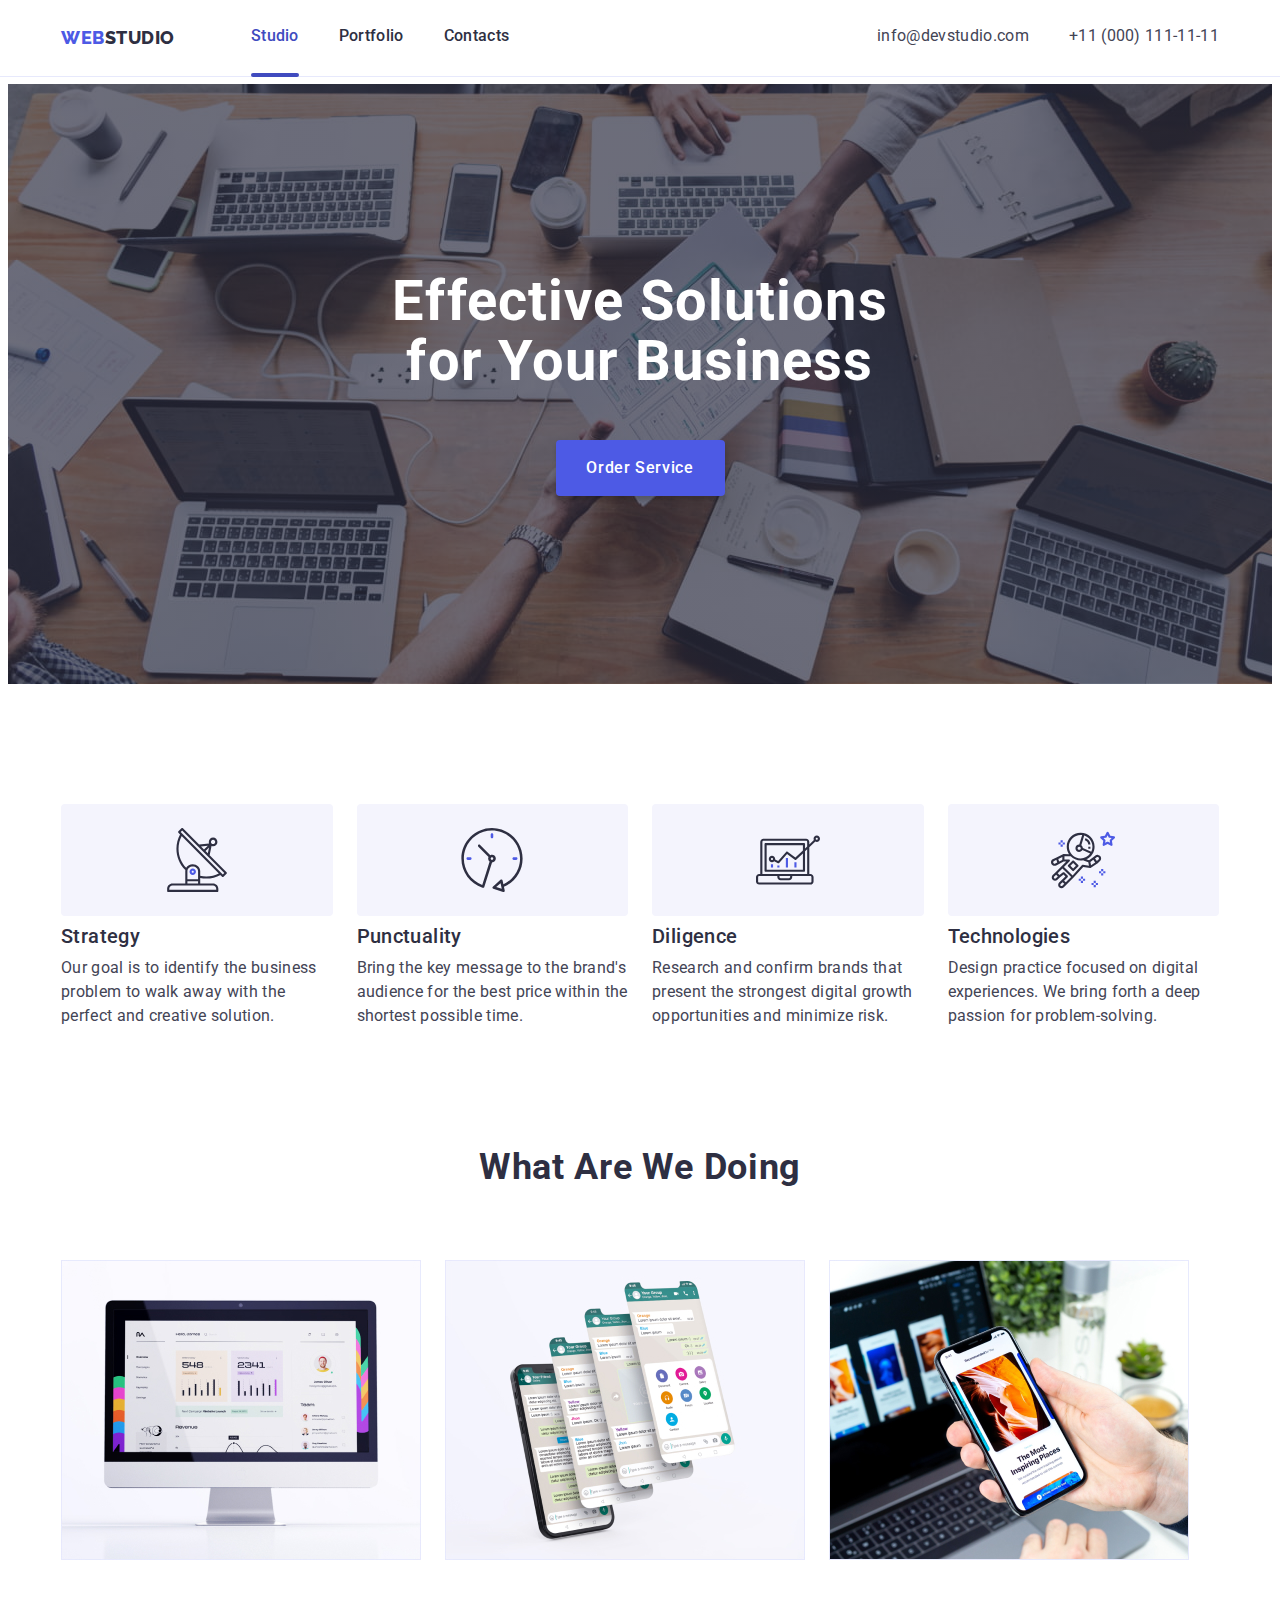
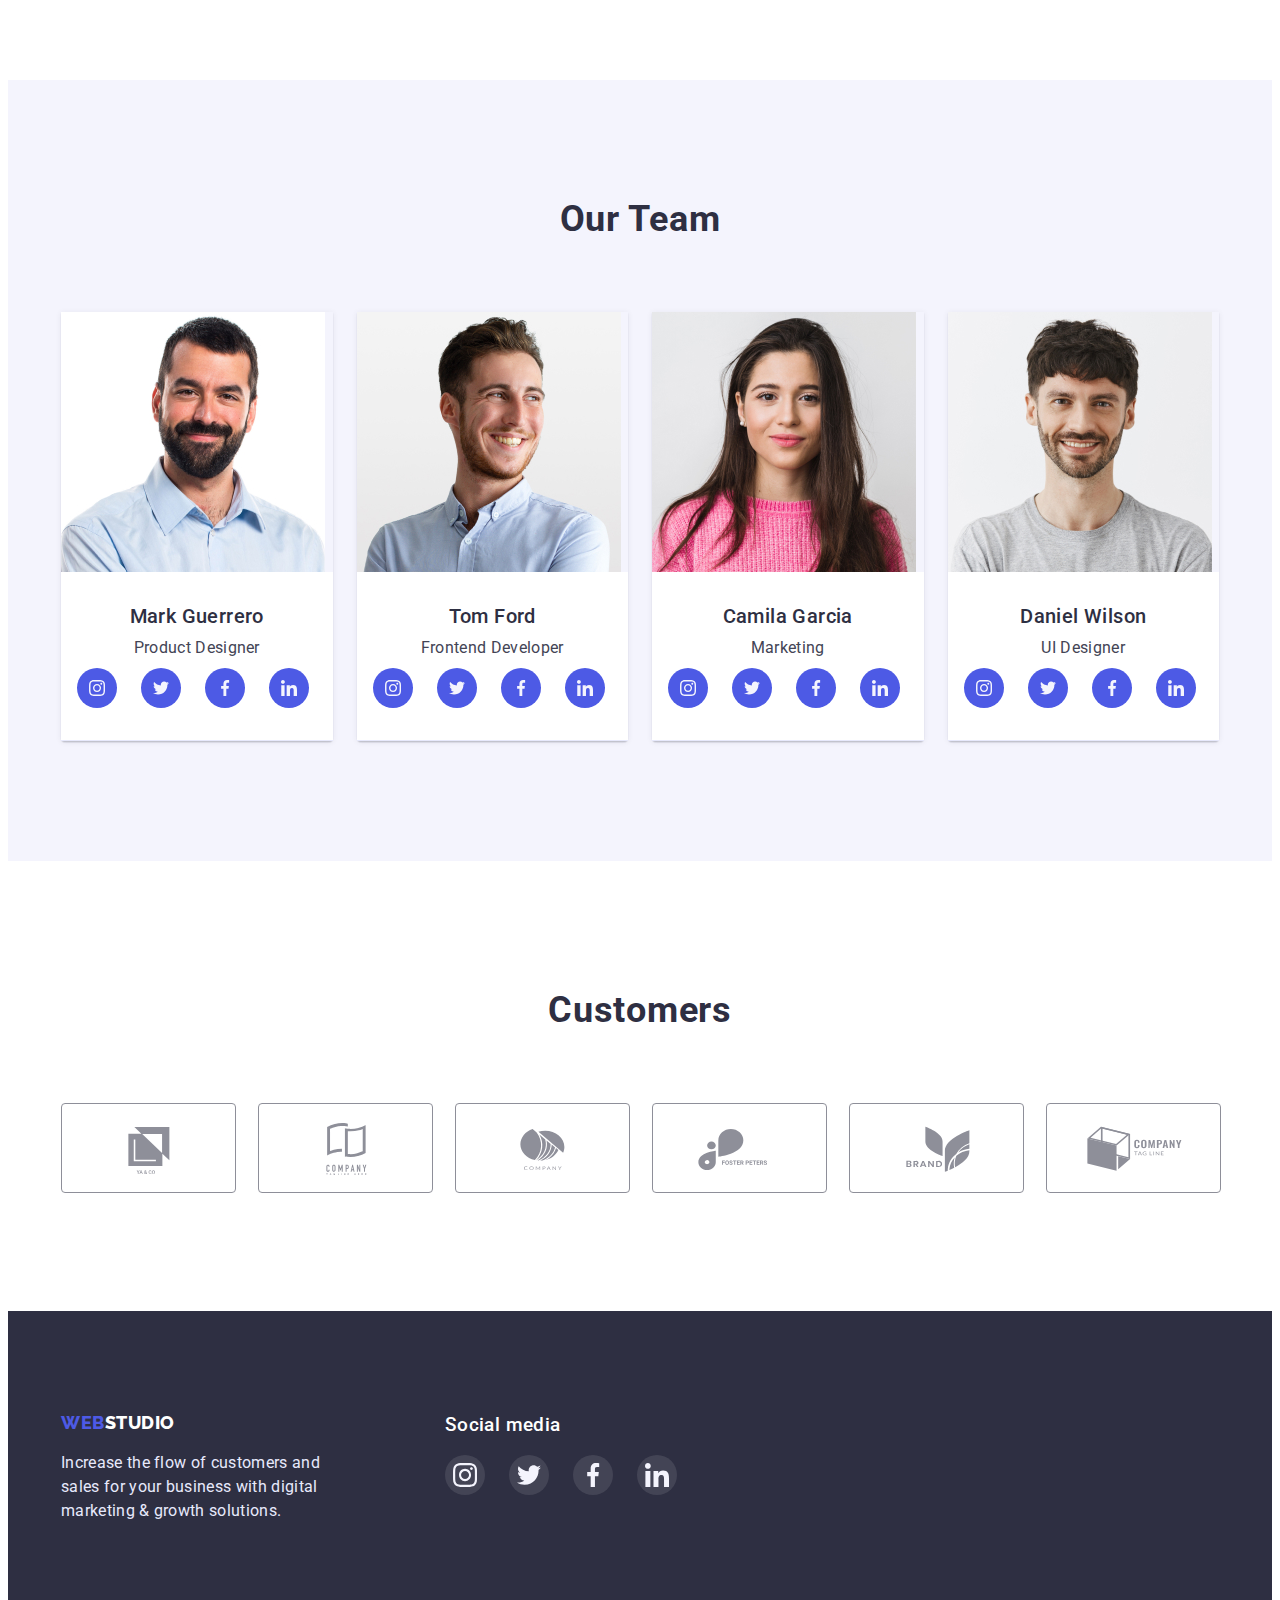
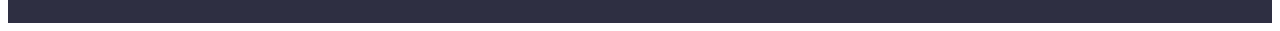
<file: index.html>
<!DOCTYPE html>
<html lang="en">
  <head>
    <meta charset="UTF-8" />
    <meta http-equiv="X-UA-Compatible" content="IE=edge" />
    <meta name="viewport" content="width=device-width, initial-scale=1.0" />
    <title>WebStudio</title>

    <link rel="preconnect" href="https://fonts.googleapis.com" />
    <link rel="preconnect" href="https://fonts.gstatic.com" crossorigin />
    <link
      href="https://fonts.googleapis.com/css2?family=Raleway:wght@800&family=Roboto:wght@400;500;700&display=swap"
      rel="stylesheet"
    />

    <link
      href="https://cdnjs.cloudflare.com/ajax/libs/modern-normalize/1.1.0/modern-normalize.min.css"
      rel="stylesheet"
      integrity="sha512-wpPYUAdjBVSE4KJnH1VR1HeZfpl1ub8YT/NKx4PuQ5NmX2tKuGu6U/JRp5y+Y8XG2tV+wKQpNHVUX03MfMFn9Q=="
      crossorigin="anonymous"
      referrerpolicy="no-referrer"
    />

    <link rel="stylesheet" href="./css/styles.css" />
  </head>
  <body>
    <!-- Header -->
    <header class="header">
      <div class="header-container container">
        <nav class="header-nav">
          <a href="./index.html" class="logo"><span>Web</span>Studio</a>
          <ul class="nav-list">
            <li class="header-item">
              <a href="./index.html" class="nav-link current">Studio</a>
            </li>
            <li class="header-item">
              <a href="./potfolio.html" class="nav-link">Portfolio</a>
            </li>
            <li class="header-item">
              <a href="" class="nav-link">Contacts</a>
            </li>
          </ul>
        </nav>

        <address class="address-container">
          <ul class="address-list">
            <li class="address-item">
              <a href="mailto:info@devstudio.com" class="address-link link"
                >info@devstudio.com</a
              >
            </li>
            <li class="address-item">
              <a href="tel:+110001111111" class="address-link link"
                >+11 (000) 111-11-11</a
              >
            </li>
          </ul>
        </address>
      </div>
    </header>

    <!-- Main -->
    <main>
      <!-- Hero -->
      <section class="hero section">
        <div class="hero container">
          <h1 class="hero-title">Effective Solutions for Your Business</h1>
          <button type="button" class="hero-btn" data-modal-open>
            Order Service
          </button>
        </div>
      </section>

      <!-- Advantages -->
      <section class="advantages section">
        <div class="container">
          <h2 class="visually-hidden">Our Advantages</h2>
          <ul class="advantage-list">
            <li class="advantage-item">
              <div class="advantage-icon-wrap">
                <svg class="advantage-icon">
                  <use href="./images/icons.svg#icon-antenna"></use>
                </svg>
              </div>
              <h3 class="subtitle">Strategy</h3>
              <p class="section-text">
                Our goal is to identify the business problem to walk away with
                the perfect and creative solution.
              </p>
            </li>
            <li class="advantage-item">
              <div class="advantage-icon-wrap">
                <svg class="advantage-icon">
                  <use href="./images/icons.svg#icon-clock"></use>
                </svg>
              </div>
              <h3 class="subtitle">Punctuality</h3>
              <p class="section-text">
                Bring the key message to the brand's audience for the best price
                within the shortest possible time.
              </p>
            </li>
            <li class="advantage-item">
              <div class="advantage-icon-wrap">
                <svg class="advantage-icon">
                  <use href="./images/icons.svg#icon-diagram"></use>
                </svg>
              </div>
              <h3 class="subtitle">Diligence</h3>
              <p class="section-text">
                Research and confirm brands that present the strongest digital
                growth opportunities and minimize risk.
              </p>
            </li>
            <li class="advantage-item">
              <div class="advantage-icon-wrap">
                <svg class="advantage-icon">
                  <use href="./images/icons.svg#icon-astronaut"></use>
                </svg>
              </div>
              <h3 class="subtitle">Technologies</h3>
              <p class="section-text">
                Design practice focused on digital experiences. We bring forth a
                deep passion for problem-solving.
              </p>
            </li>
          </ul>
        </div>
      </section>

      <!-- What are we doing -->
      <section class="doing section">
        <div class="container">
          <h2 class="section-title">What are we doing</h2>
          <ul class="doing-list">
            <li class="doing-item">
              <img
                src="./images/studio/computer.jpg"
                alt="Computer"
                width="360"
              />
            </li>
            <li class="doing-item">
              <img
                src="./images/studio/program.jpg"
                alt="Programs"
                width="360"
              />
            </li>
            <li class="doing-item">
              <img src="./images/studio/phone.jpg" alt="Phone" width="360" />
            </li>
          </ul>
        </div>
      </section>

      <!-- Our Team -->
      <section class="team section">
        <div class="container">
          <h2 class="section-title">Our Team</h2>
          <ul class="team-list">
            <li class="team-card">
              <img
                src="./images/studio/mark.jpg"
                alt="Photo of Mark"
                width="264"
              />
              <div class="card-content">
                <h3 class="subtitle">Mark Guerrero</h3>
                <p class="section-text">Product Designer</p>
                <ul class="socials-list">
                  <li class="social-item">
                    <a href="" class="social-link" aria-label="Instagram">
                      <svg class="social-icon">
                        <use href="./images/icons.svg#icon-instagram"></use>
                      </svg>
                    </a>
                  </li>
                  <li class="social-item">
                    <a href="" class="social-link" aria-label="Twitter">
                      <svg class="social-icon">
                        <use href="./images/icons.svg#icon-twitter"></use>
                      </svg>
                    </a>
                  </li>
                  <li class="social-item">
                    <a href="" class="social-link" aria-label="Facebook">
                      <svg class="social-icon">
                        <use href="./images/icons.svg#icon-facebook"></use>
                      </svg>
                    </a>
                  </li>
                  <li class="social-item">
                    <a href="" class="social-link" aria-label="LinkedIn">
                      <svg class="social-icon">
                        <use href="./images/icons.svg#icon-linkedin"></use>
                      </svg>
                    </a>
                  </li>
                </ul>
              </div>
            </li>

            <li class="team-card">
              <img
                src="./images/studio/tom.jpg"
                alt="Photo of Tom"
                width="264"
              />
              <div class="card-content">
                <h3 class="subtitle">Tom Ford</h3>
                <p class="section-text">Frontend Developer</p>
                <ul class="socials-list">
                  <li class="social-item">
                    <a href="" class="social-link" aria-label="Instagram">
                      <svg class="social-icon">
                        <use href="./images/icons.svg#icon-instagram"></use>
                      </svg>
                    </a>
                  </li>
                  <li class="social-item">
                    <a href="" class="social-link" aria-label="Twitter">
                      <svg class="social-icon">
                        <use href="./images/icons.svg#icon-twitter"></use>
                      </svg>
                    </a>
                  </li>
                  <li class="social-item">
                    <a href="" class="social-link" aria-label="Facebook">
                      <svg class="social-icon">
                        <use href="./images/icons.svg#icon-facebook"></use>
                      </svg>
                    </a>
                  </li>
                  <li class="social-item">
                    <a href="" class="social-link" aria-label="LinkedIn">
                      <svg class="social-icon">
                        <use href="./images/icons.svg#icon-linkedin"></use>
                      </svg>
                    </a>
                  </li>
                </ul>
              </div>
            </li>

            <li class="team-card">
              <img
                src="./images/studio/camila.jpg"
                alt="Photo of Camila"
                width="264"
              />
              <div class="card-content">
                <h3 class="subtitle">Camila Garcia</h3>
                <p class="section-text">Marketing</p>
                <ul class="socials-list">
                  <li class="social-item">
                    <a href="" class="social-link" aria-label="Instagram">
                      <svg class="social-icon">
                        <use href="./images/icons.svg#icon-instagram"></use>
                      </svg>
                    </a>
                  </li>
                  <li class="social-item">
                    <a href="" class="social-link" aria-label="Twitter">
                      <svg class="social-icon">
                        <use href="./images/icons.svg#icon-twitter"></use>
                      </svg>
                    </a>
                  </li>
                  <li class="social-item">
                    <a href="" class="social-link" aria-label="Facebook">
                      <svg class="social-icon">
                        <use href="./images/icons.svg#icon-facebook"></use>
                      </svg>
                    </a>
                  </li>
                  <li class="social-item">
                    <a href="" class="social-link" aria-label="LinkedIn">
                      <svg class="social-icon">
                        <use href="./images/icons.svg#icon-linkedin"></use>
                      </svg>
                    </a>
                  </li>
                </ul>
              </div>
            </li>

            <li class="team-card">
              <img
                src="./images/studio/daniel.jpg"
                alt="Photo of Daniel"
                width="264"
              />
              <div class="card-content">
                <h3 class="subtitle">Daniel Wilson</h3>
                <p class="section-text">UI Designer</p>
                <ul class="socials-list">
                  <li class="social-item">
                    <a href="" class="social-link" aria-label="Instagram">
                      <svg class="social-icon">
                        <use href="./images/icons.svg#icon-instagram"></use>
                      </svg>
                    </a>
                  </li>
                  <li class="social-item">
                    <a href="" class="social-link" aria-label="Twitter">
                      <svg class="social-icon">
                        <use href="./images/icons.svg#icon-twitter"></use>
                      </svg>
                    </a>
                  </li>
                  <li class="social-item">
                    <a href="" class="social-link" aria-label="Facebook">
                      <svg class="social-icon">
                        <use href="./images/icons.svg#icon-facebook"></use>
                      </svg>
                    </a>
                  </li>
                  <li class="social-item">
                    <a href="" class="social-link" aria-label="LinkedIn">
                      <svg class="social-icon">
                        <use href="./images/icons.svg#icon-linkedin"></use>
                      </svg>
                    </a>
                  </li>
                </ul>
              </div>
            </li>
          </ul>
        </div>
      </section>

      <!-- Our clients -->
      <section class="clients section">
        <div class="container">
          <h2 class="section-title">Customers</h2>
          <ul class="client-list">
            <li class="client-item">
              <a href="" class="client-link">
                <svg class="client-icon">
                  <use href="./images/icons.svg#icon-client-one"></use>
                </svg>
              </a>
            </li>
            <li class="client-item">
              <a href="" class="client-link">
                <svg class="client-icon">
                  <use href="./images/icons.svg#icon-client-two"></use>
                </svg>
              </a>
            </li>
            <li class="client-item">
              <a href="" class="client-link">
                <svg class="client-icon">
                  <use href="./images/icons.svg#icon-client-three"></use>
                </svg>
              </a>
            </li>
            <li class="client-item">
              <a href="" class="client-link">
                <svg class="client-icon">
                  <use href="./images/icons.svg#icon-client-four"></use>
                </svg>
              </a>
            </li>
            <li class="client-item">
              <a href="" class="client-link">
                <svg class="client-icon">
                  <use href="./images/icons.svg#icon-client-five"></use>
                </svg>
              </a>
            </li>
            <li class="client-item">
              <a href="" class="client-link">
                <svg class="client-icon">
                  <use href="./images/icons.svg#icon-client-six"></use>
                </svg>
              </a>
            </li>
          </ul>
        </div>
      </section>
    </main>

    <!-- Footer -->
    <footer class="footer">
      <div class="container">
        <div class="footer-descr">
          <a href="./index.html" class="logo"><span>Web</span>Studio</a>
          <p class="section-text">
            Increase the flow of customers and sales for your business with
            digital marketing &amp; growth solutions.
          </p>
        </div>

        <div class="socials-wrap">
          <h3 class="footer-subtitle">Social media</h3>
          <ul class="socials-list">
            <li class="socials-item">
              <a href="" class="social-link" aria-label="Instagram">
                <svg class="social-icon">
                  <use href="./images/icons.svg#icon-instagram"></use>
                </svg>
              </a>
            </li>

            <li class="socials-item">
              <a href="" class="social-link" aria-label="Twitter">
                <svg class="social-icon">
                  <use href="./images/icons.svg#icon-twitter"></use>
                </svg>
              </a>
            </li>

            <li class="socials-item">
              <a href="" class="social-link" aria-label="Facebook">
                <svg class="social-icon">
                  <use href="./images/icons.svg#icon-facebook"></use>
                </svg>
              </a>
            </li>

            <li class="socials-item">
              <a href="" class="social-link" aria-label="LinkedIn">
                <svg class="social-icon">
                  <use href="./images/icons.svg#icon-linkedin"></use>
                </svg>
              </a>
            </li>
          </ul>
        </div>
      </div>
    </footer>

    <!-- Modal window -->

    <div class="backdrop is-hidden" data-modal>
      <div class="modal">
        <button type="button" class="modal-close-btn" data-modal-close>
          <svg class="close-icon">
            <use href="./images/icons.svg#close-icon"></use>
          </svg>
        </button>
      </div>
    </div>

    <script src="./js/modal.js"></script>
  </body>
</html>
</file>
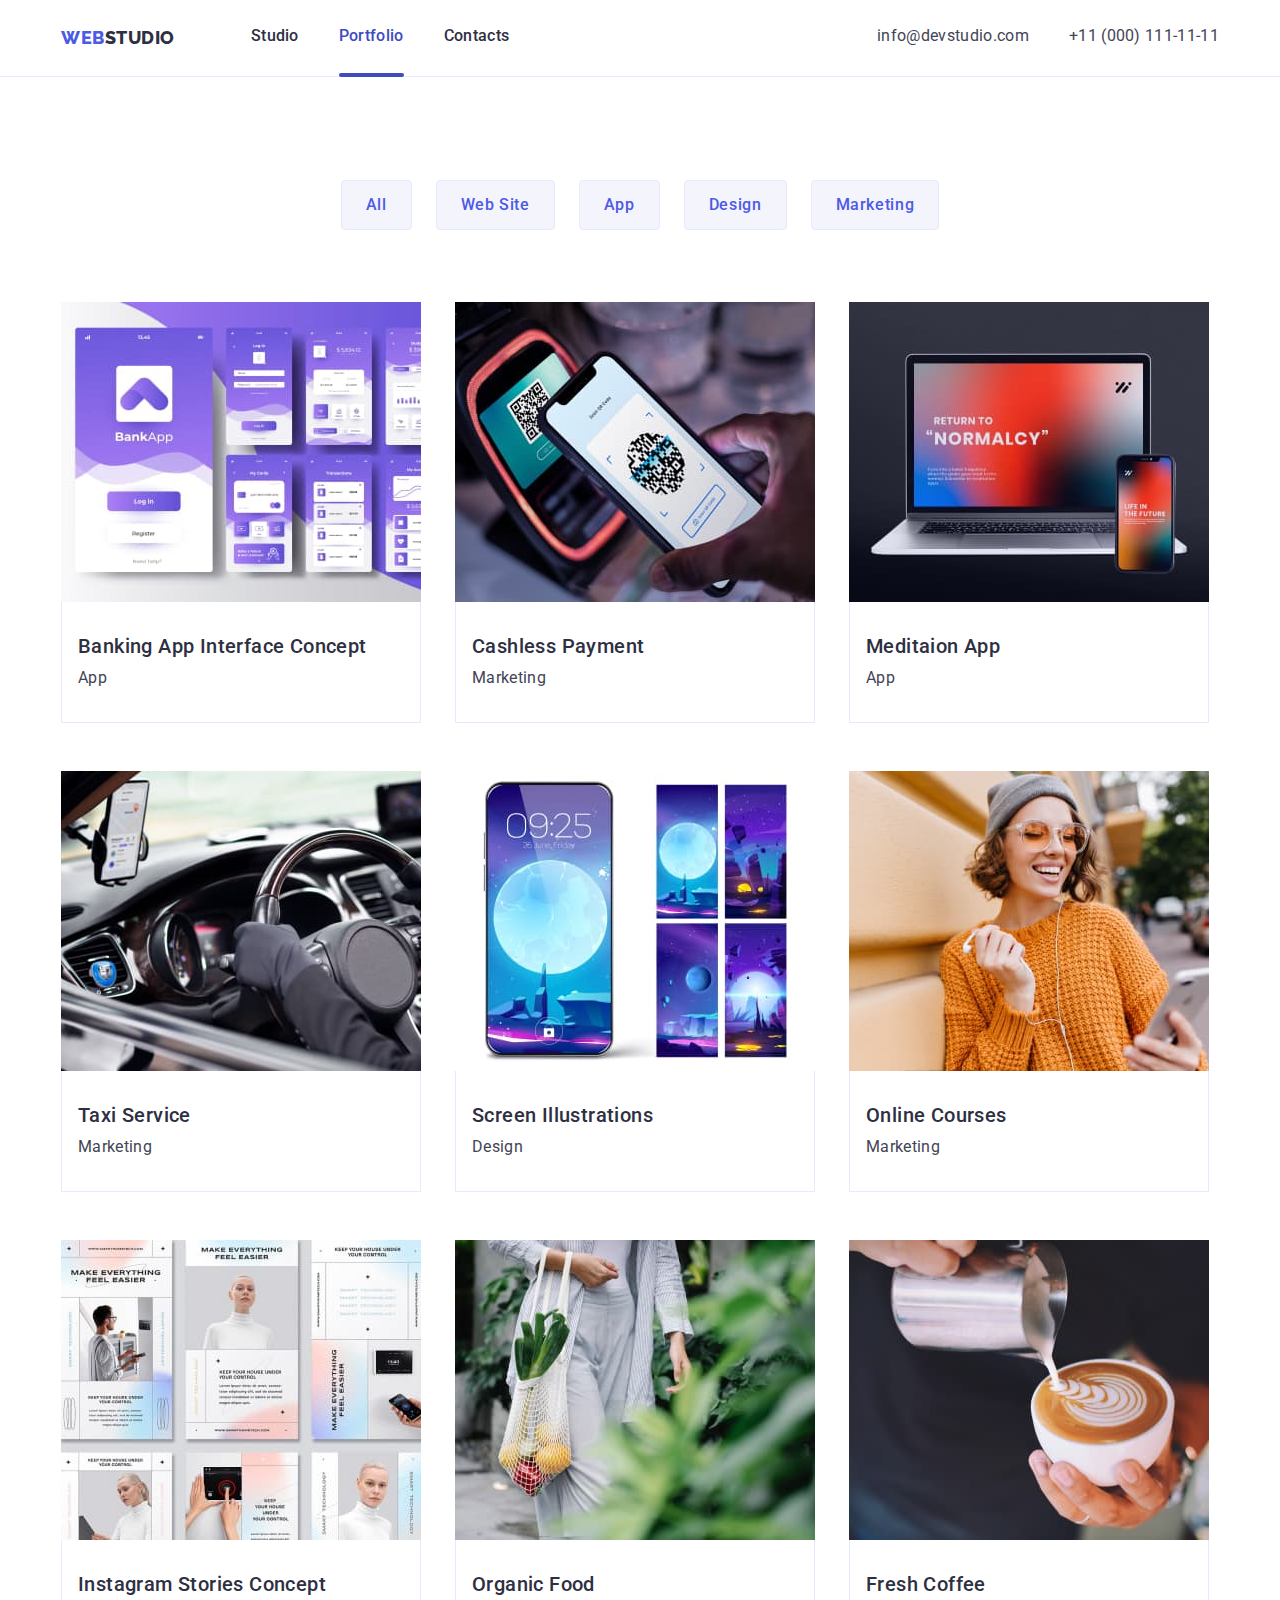
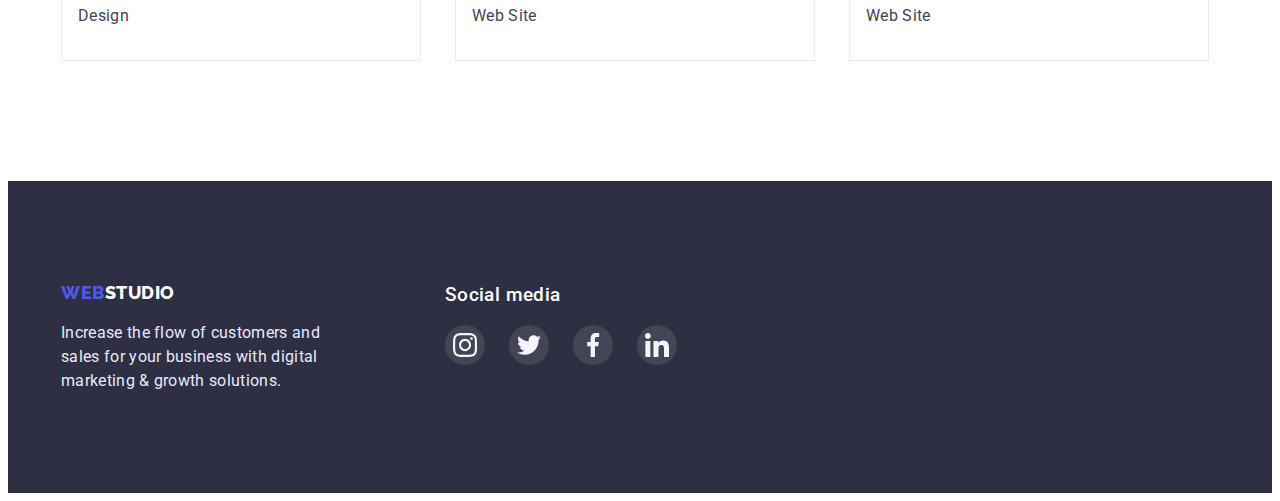
<file: potfolio.html>
<!DOCTYPE html>
<html lang="en">
  <head>
    <meta charset="UTF-8" />
    <meta http-equiv="X-UA-Compatible" content="IE=edge" />
    <meta name="viewport" content="width=device-width, initial-scale=1.0" />
    <title>Portfolio</title>

    <link rel="preconnect" href="https://fonts.googleapis.com" />
    <link rel="preconnect" href="https://fonts.gstatic.com" crossorigin />
    <link
      href="https://fonts.googleapis.com/css2?family=Raleway:wght@800&family=Roboto:wght@400;500;700&display=swap"
      rel="stylesheet"
    />

    <link
      href="https://cdnjs.cloudflare.com/ajax/libs/modern-normalize/1.1.0/modern-normalize.min.css"
      rel="stylesheet"
      integrity="sha512-wpPYUAdjBVSE4KJnH1VR1HeZfpl1ub8YT/NKx4PuQ5NmX2tKuGu6U/JRp5y+Y8XG2tV+wKQpNHVUX03MfMFn9Q=="
      crossorigin="anonymous"
      referrerpolicy="no-referrer"
    />

    <link rel="stylesheet" href="./css/styles.css" />
  </head>
  <body>
    <header class="header">
      <div class="header-container container">
        <nav class="header-nav">
          <a href="./index.html" class="logo"><span>Web</span>Studio</a>
          <ul class="nav-list">
            <li class="header-item">
              <a href="./index.html" class="nav-link">Studio</a>
            </li>
            <li class="header-item">
              <a href="./potfolio.html" class="nav-link current">Portfolio</a>
            </li>
            <li class="header-item">
              <a href="" class="nav-link">Contacts</a>
            </li>
          </ul>
        </nav>

        <address class="address-container">
          <ul class="address-list">
            <li class="address-item">
              <a href="mailto:info@devstudio.com" class="address-link link">
                info@devstudio.com</a
              >
            </li>
            <li class="address-item">
              <a href="tel:+110001111111" class="address-link link"
                >+11 (000) 111-11-11</a
              >
            </li>
          </ul>
        </address>
      </div>
    </header>

    <main>
      <section class="portfolio">
        <div class="container">
          <h1 class="visually-hidden">Our Portfolio</h1>
          <ul class="portfolio-bnt-list">
            <li class="btn-list-item">
              <button type="button" class="portfolio-btn">All</button>
            </li>
            <li class="btn-list-item">
              <button type="button" class="portfolio-btn">Web Site</button>
            </li>
            <li class="btn-list-item">
              <button type="button" class="portfolio-btn">App</button>
            </li>
            <li class="btn-list-item">
              <button type="button" class="portfolio-btn">Design</button>
            </li>
            <li class="btn-list-item">
              <button type="button" class="portfolio-btn">Marketing</button>
            </li>
          </ul>

          <ul class="portfolio-cards-list">
            <li class="portfolio-card">
              <a href="#">
                <div class="thumb">
                  <img
                    src="./images/potfolio/img1.jpg"
                    alt="Banking app interface"
                    width="360"
                  />

                  <p class="card-text">
                    14 Stylish and User-Friendly App Design Concepts · Task
                    Manager App · Calorie Tracker App · Exotic Fruit Ecommerce
                    App · Cloud Storage App
                  </p>
                </div>

                <div class="content">
                  <h2 class="subtitle">Banking App Interface Concept</h2>
                  <p class="card-descr">App</p>
                </div>
              </a>
            </li>

            <li class="portfolio-card">
              <a href="#">
                <div class="thumb">
                  <img
                    src="./images/potfolio/img2.jpg"
                    alt="Pay using QR Code "
                    width="360"
                  />
                  <p class="card-text">
                    14 Stylish and User-Friendly App Design Concepts · Task
                    Manager App · Calorie Tracker App · Exotic Fruit Ecommerce
                    App · Cloud Storage App
                  </p>
                </div>

                <div class="content">
                  <h2 class="subtitle">Cashless Payment</h2>
                  <p class="card-descr">Marketing</p>
                </div>
              </a>
            </li>

            <li class="portfolio-card">
              <a href="#">
                <div class="thumb">
                  <img
                    src="./images/potfolio/img3.jpg"
                    alt="Mediation app interface"
                    width="360"
                  />
                  <p class="card-text">
                    14 Stylish and User-Friendly App Design Concepts · Task
                    Manager App · Calorie Tracker App · Exotic Fruit Ecommerce
                    App · Cloud Storage App
                  </p>
                </div>
                <div class="content">
                  <h2 class="subtitle">Meditaion App</h2>
                  <p class="card-descr">App</p>
                </div>
              </a>
            </li>
            <li class="portfolio-card">
              <a href="#">
                <div class="thumb">
                  <img
                    src="./images/potfolio/img4.jpg"
                    alt="Taxi Service"
                    width="360"
                  />
                  <p class="card-text">
                    14 Stylish and User-Friendly App Design Concepts · Task
                    Manager App · Calorie Tracker App · Exotic Fruit Ecommerce
                    App · Cloud Storage App
                  </p>
                </div>

                <div class="content">
                  <h2 class="subtitle">Taxi Service</h2>
                  <p class="card-descr">Marketing</p>
                </div>
              </a>
            </li>
            <li class="portfolio-card">
              <a href="#">
                <div class="thumb">
                  <img
                    src="./images/potfolio/img5.jpg"
                    alt="Mobile wallpaper design"
                    width="360"
                  />
                  <p class="card-text">
                    14 Stylish and User-Friendly App Design Concepts · Task
                    Manager App · Calorie Tracker App · Exotic Fruit Ecommerce
                    App · Cloud Storage App
                  </p>
                </div>

                <div class="content">
                  <h2 class="subtitle">Screen Illustrations</h2>
                  <p class="card-descr">Design</p>
                </div>
              </a>
            </li>
            <li class="portfolio-card">
              <a href="#">
                <div class="thumb">
                  <img
                    src="./images/potfolio/img6.jpg"
                    alt="Person listening to music"
                    width="360"
                  />
                  <p class="card-text">
                    14 Stylish and User-Friendly App Design Concepts · Task
                    Manager App · Calorie Tracker App · Exotic Fruit Ecommerce
                    App · Cloud Storage App
                  </p>
                </div>

                <div class="content">
                  <h2 class="subtitle">Online Courses</h2>
                  <p class="card-descr">Marketing</p>
                </div>
              </a>
            </li>
            <li class="portfolio-card">
              <a href="#">
                <div class="thumb">
                  <img
                    src="./images/potfolio/img7.jpg"
                    alt="Concept for instagram stories"
                    width="360"
                  />
                  <p class="card-text">
                    14 Stylish and User-Friendly App Design Concepts · Task
                    Manager App · Calorie Tracker App · Exotic Fruit Ecommerce
                    App · Cloud Storage App
                  </p>
                </div>

                <div class="content">
                  <h2 class="subtitle">Instagram Stories Concept</h2>
                  <p class="card-descr">Design</p>
                </div>
              </a>
            </li>
            <li class="portfolio-card">
              <a href="#">
                <div class="thumb">
                  <img
                    src="./images/potfolio/img8.jpg"
                    alt="Person with a basket of vegetables"
                    width="360"
                  />
                  <p class="card-text">
                    14 Stylish and User-Friendly App Design Concepts · Task
                    Manager App · Calorie Tracker App · Exotic Fruit Ecommerce
                    App · Cloud Storage App
                  </p>
                </div>
                <div class="content">
                  <h2 class="subtitle">Organic Food</h2>
                  <p class="card-descr">Web Site</p>
                </div>
              </a>
            </li>
            <li class="portfolio-card">
              <a href="#">
                <div class="thumb">
                  <img
                    src="./images/potfolio/img9.jpg"
                    alt="Coffee"
                    width="360"
                  />
                  <p class="card-text">
                    14 Stylish and User-Friendly App Design Concepts · Task
                    Manager App · Calorie Tracker App · Exotic Fruit Ecommerce
                    App · Cloud Storage App
                  </p>
                </div>
                <div class="content">
                  <h2 class="subtitle">Fresh Coffee</h2>
                  <p class="card-descr">Web Site</p>
                </div>
              </a>
            </li>
          </ul>
        </div>
      </section>
    </main>

    <footer class="footer">
      <div class="container">
        <div class="footer-descr">
          <a href="./index.html" class="logo"><span>Web</span>Studio</a>
          <p class="section-text">
            Increase the flow of customers and sales for your business with
            digital marketing &amp; growth solutions.
          </p>
        </div>
        <div class="socials-wrap">
          <h3 class="footer-subtitle">Social media</h3>
          <ul class="socials-list">
            <li class="socials-item">
              <a href="" class="social-link" aria-label="Instagram">
                <svg class="social-icon">
                  <use href="./images/icons.svg#icon-instagram"></use>
                </svg>
              </a>
            </li>
            <li class="socials-item">
              <a href="" class="social-link" aria-label="Twitter">
                <svg class="social-icon">
                  <use href="./images/icons.svg#icon-twitter"></use>
                </svg>
              </a>
            </li>
            <li class="socials-item">
              <a href="" class="social-link" aria-label="Facebook">
                <svg class="social-icon">
                  <use href="./images/icons.svg#icon-facebook"></use>
                </svg>
              </a>
            </li>
            <li class="socials-item">
              <a href="" class="social-link" aria-label="LinkedIn">
                <svg class="social-icon">
                  <use href="./images/icons.svg#icon-linkedin"></use>
                </svg>
              </a>
            </li>
          </ul>
        </div>
      </div>
    </footer>
  </body>
</html>
</file>
<file: css/styles.css>
:root {
  --main-text-color: #2e2f42;
  --text-color: #434455;
  --secondary-text-color: #e7e9fc;
  --main-title-color: #ffffff;
  --white-bg: #ffffff;

  --button-color: #4d5ae5;
  --secondary-button-color: #f4f4fd;
  --button-text-color: #ffffff;
  --button-border-color: #e7e9fc;

  --accent-color: #4d5ae5;

  --hover-text-color: #404bbf;
  --hover-element-color: #404bbf;

  --accent-socials-color: #31d0aa;

  --main-bg-color: #2e2f42;
  --light-bg-color: #f4f4fd;

  --clients-icon-color: #8e8f99;
  --footer-icon-bg: rgba(255, 255, 255, 0.1);

  --card-shadow: 0px 1px 6px rgba(46, 47, 66, 0.08),
    0px 1px 1px rgba(46, 47, 66, 0.16), 0px 2px 1px rgba(46, 47, 66, 0.08);
  --portfolio-btn-shadow: 0px 3px 1px rgba(0, 0, 0, 0.1),
    0px 2px 1px rgba(0, 0, 0, 0.08), 0px 2px 2px rgba(0, 0, 0, 0.12);

  --timing-function: 250ms cubic-bezier(0.4, 0, 0.2, 1);
}

body {
  font-family: "Roboto", sans-serif;
  color: var(--text-color);
  font-size: 16px;

  padding-top: 76px;
}

h1,
h2,
h3,
h4,
h5,
h6,
p {
  margin: 0;
}

ul {
  padding: 0;
  margin: 0;
  list-style: none;
}

img {
  display: block;
  max-width: 100%;
  height: auto;
}

a {
  display: inline-block;
}

.container {
  width: 100%;
  max-width: 1158px;
  padding-left: 15px;
  padding-right: 15px;
  margin: 0 auto;
}

/* -----------------------Header------------------------- */
.header {
  background-color: var(--white-bg);
  position: fixed;
  top: 0;
  left: 0;
  width: 100%;

  min-height: 76px;
  border-bottom: 1px solid var(--button-border-color);
  z-index: 10;
}

.header-container {
  display: flex;
  align-items: center;
}

.logo {
  font-family: "Raleway", sans-serif;
  color: var(--main-text-color);
  font-weight: 800;
  font-size: 18px;
  line-height: 1.33;
  letter-spacing: 0.03em;
  text-transform: uppercase;
  text-decoration: none;
}

.logo > span {
  color: var(--accent-color);
}

.nav-link {
  display: block;

  color: var(--main-text-color);
  font-weight: 500;
  line-height: 1.5;
  letter-spacing: 0.02em;
  text-decoration: none;

  padding-top: 24px;
  padding-bottom: 28px;

  transition: color var(--timing-function);
}

.address-link {
  display: block;

  font-style: normal;
  line-height: 1.5;
  letter-spacing: 0.02em;
  color: inherit;
  text-decoration: none;

  padding-top: 24px;
  padding-bottom: 28px;

  transition: color var(--timing-function);
}

.nav-link:is(:hover, :focus),
.address-link:is(:hover, :focus) {
  color: var(--hover-text-color);
}

.nav-link.current {
  color: var(--hover-text-color);
  position: relative;
}

.current::after {
  content: "";
  position: absolute;
  bottom: -1px;
  left: 0;

  display: block;
  width: 100%;
  height: 4px;
  background-color: var(--hover-element-color);
  border-radius: 2px;
}

.header-nav {
  display: flex;
  align-items: center;
}

.header-item:not(:last-child) {
  margin-right: 40px;
}

.address-container {
  margin-left: auto;
}
.address-list {
  display: flex;
}

.address-item:not(:last-child) {
  margin-right: 40px;
}

.nav-list {
  display: flex;
  margin-left: 76px;
}

/* -----------------------Hero------------------------- */
.section {
  padding-top: 120px;
  padding-bottom: 120px;
}

.hero.section {
  background-image: linear-gradient(
      rgba(46, 47, 66, 0.7),
      rgba(46, 47, 66, 0.7)
    ),
    url(../images/studio/people-office.jpg);
  background-repeat: no-repeat;
  background-position: center;
  background-size: cover;

  max-width: 1440px;
  margin: 0 auto;
  padding-top: 188px;
  padding-bottom: 188px;
}

.hero.container {
  display: flex;
  flex-direction: column;
  align-items: center;
}

.hero-title {
  color: var(--main-title-color);
  font-size: 56px;
  line-height: 1.07;
  text-align: center;
  letter-spacing: 0.02em;

  max-width: 500px;
  margin-bottom: 48px;
}

.hero-btn {
  min-width: 169px;
  height: 56px;
  display: block;

  font-family: "Roboto", sans-serif;
  color: var(--button-text-color);
  background-color: var(--button-color);

  font-weight: 500;
  font-size: 16px;
  line-height: 1.5;
  letter-spacing: 0.04em;

  cursor: pointer;
  border: none;
  border-radius: 4px;
  box-shadow: 0px 4px 4px rgba(0, 0, 0, 0.15);

  transition: background-color var(--timing-function);
}

.hero-btn:hover,
.hero-btn:focus {
  background-color: var(--hover-element-color);
}

/* -----------------------Advantages------------------------- */

.visually-hidden {
  position: absolute;
  white-space: nowrap;
  width: 1px;
  height: 1px;
  overflow: hidden;
  border: 0;
  padding: 0;
  clip: rect(0 0 0 0);
  clip-path: inset(50%);
  margin: -1px;
}

.subtitle {
  color: var(--main-text-color);
  font-weight: 500;
  font-size: 20px;
  line-height: 1.2;
  letter-spacing: 0.02em;

  margin-bottom: 8px;
}

.advantages.section {
  padding-bottom: 0;
}

.advantage-list {
  display: flex;
}

.advantage-item {
  flex-basis: calc((100% - 24px * 3) / 4);
}

.advantage-item:not(:last-child) {
  margin-right: 24px;
}

.advantage-icon-wrap {
  background-color: var(--light-bg-color);
  height: 112px;

  display: flex;
  justify-content: center;
  align-items: center;

  margin-bottom: 8px;
  border-radius: 4px;
}

.advantage-icon {
  display: block;
  width: 64px;
  height: 64px;
}

/* -----------------------Doing------------------------- */

.section-title {
  color: var(--main-text-color);
  font-size: 36px;
  line-height: 1.11;
  text-align: center;
  letter-spacing: 0.02em;
  text-transform: capitalize;

  margin-bottom: 72px;
}

.section-text {
  line-height: 1.5;
  letter-spacing: 0.02em;
}

.doing-list {
  display: flex;
}

.doing-item {
  flex-basis: calc((100% -24px * 3) / 3);
}

.doing-item:not(:last-child),
.team-card:not(:last-child) {
  margin-right: 24px;
}
/* -----------------------Our Team------------------------- */

.team {
  background-color: var(--light-bg-color);
}

.team-list {
  display: flex;
}

.team-card {
  flex-basis: calc((100% - 24px * 3) / 4);
  border-radius: 0px 0px 4px 4px;
  box-shadow: var(--card-shadow);
}

.card-content {
  background-color: var(--main-title-color);
  text-align: center;
  padding: 32px 16px;
  border-bottom: 1px solid var(--button-border-color);
}

.socials-list {
  display: flex;
  gap: 24px;
}

.social-link {
  background-color: var(--button-color);
  width: 40px;
  height: 40px;

  display: flex;
  justify-content: center;
  align-items: center;

  border-radius: 50%;

  transition: background-color var(--timing-function);
}

.social-link:hover,
.social-link:focus {
  background-color: var(--hover-element-color);
}

.social-icon {
  width: 16px;
  height: 16px;
}

.team-card .section-text {
  margin-bottom: 8px;
}
/* -----------------------Our clients------------------------ */

.clients.section {
  padding-top: 130px;
}

.client-list {
  display: flex;
  gap: 24px;
}

.client-item {
  background-color: transparent;

  flex-basis: calc((100% - 24px * 5) / 6);
  height: 88px;
}
.client-icon {
  width: 104px;
  height: 56px;
  fill: var(--clients-icon-color);

  transition: fill var(--timing-function);
}

.client-link {
  width: 100%;
  height: 100%;

  display: flex;
  justify-content: center;
  align-items: center;

  border-radius: 4px;
  border: 1px solid var(--clients-icon-color);

  transition: border var(--timing-function);
}

.client-link:is(:hover, :focus) {
  border: 1px solid var(--hover-element-color);
}

.client-link:is(:hover, :focus) > .client-icon {
  fill: var(--hover-element-color);
}
/* -----------------------Footer------------------------- */

.footer {
  background-color: var(--main-bg-color);
  padding-top: 100px;
  padding-bottom: 100px;
}

.footer > .container {
  display: flex;
  gap: 120px;
}

.footer .section-text {
  color: var(--secondary-text-color);
}

.footer .logo {
  color: var(--main-title-color);
  margin-bottom: 16px;
}

.footer .section-text {
  max-width: 264px;
}

.footer-subtitle {
  color: var(--main-title-color);
  font-weight: 500;
  line-height: 1.5;
  letter-spacing: 0.02em;

  margin-bottom: 16px;
}

.footer .social-link {
  background-color: var(--footer-icon-bg);

  transition: background-color var(--timing-function);
}

.footer .social-icon {
  width: 24px;
  height: 24px;
}

.footer .social-link:hover,
.footer .social-link:focus {
  background-color: var(--accent-socials-color);
}

/* -----------------------Modal------------------------- */
.backdrop {
  position: fixed;
  top: 0;
  left: 0;
  background-color: rgba(46, 47, 66, 0.4);
  width: 100%;
  height: 100%;
  z-index: 10;

  transition: opacity var(--timing-function), visibility var(--timing-function);
}

.backdrop.is-hidden {
  pointer-events: none;
  visibility: hidden;
  opacity: 0;
}

.modal {
  position: absolute;
  top: 50%;
  left: 50%;
  transform: translate(-50%, -50%) scale(1);

  width: 408px;
  height: 576px;

  background-color: #fcfcfc;
  box-shadow: 0px 1px 1px rgba(0, 0, 0, 0.14), 0px 1px 3px rgba(0, 0, 0, 0.12),
    0px 2px 1px rgba(0, 0, 0, 0.2);
  border-radius: 4px;

  transition: transform var(--timing-function);
}

.backdrop.is-hidden .modal {
  transform: translate(-50%, -50%) scale(0.5);
}

.modal-close-btn {
  position: absolute;
  top: 24px;
  right: 24px;

  width: 24px;
  height: 24px;
  background-color: #e7e9fc;

  display: flex;
  align-items: center;
  justify-content: center;

  border: 1px solid rgba(0, 0, 0, 0.1);
  border-radius: 50%;
  color: #000000;

  transition: background-color var(--timing-function),
    color var(--timing-function);
}

.modal-close-btn:hover {
  background-color: var(--hover-element-color);
  cursor: pointer;
  color: #ffffff;
}

.close-icon {
  display: block;
  width: 8px;
  height: 8px;
  fill: currentColor;
}

/* --------------------------------------------------------- */
/* -----------------------Portfolio------------------------- */
.portfolio {
  padding-top: 96px;
  padding-bottom: 120px;
}

.portfolio-bnt-list {
  display: flex;
  justify-content: center;

  margin-bottom: 72px;
}

.portfolio-btn {
  font-family: "Roboto", sans-serif;
  background-color: var(--secondary-button-color);
  color: var(--button-color);
  font-weight: 500;
  font-size: 16px;
  line-height: 1.5;
  letter-spacing: 0.04em;
  text-align: center;

  padding: 12px 24px;

  border: 1px solid var(--button-border-color);
  border-radius: 4px;
  cursor: pointer;

  transition: background-color var(--timing-function),
    color var(--timing-function), border var(--timing-function),
    box-shadow var(--timing-function);
}

.btn-list-item:not(:last-child) {
  margin-right: 24px;
}

.portfolio-btn:hover,
.portfolio-btn:focus {
  background-color: var(--hover-element-color);
  color: var(--button-text-color);

  border: 1px solid transparent;
  box-shadow: var(--portfolio-btn-shadow);
}

.portfolio-link {
  box-shadow: var(--);
}

.card-descr {
  line-height: 1.5;
  letter-spacing: 0.02em;
}

.thumb {
  position: relative;
  width: 100%;
  overflow: hidden;
}

.card-text {
  position: absolute;
  top: 0;
  left: 0;
  width: 100%;
  height: 100%;

  color: var(--secondary-button-color);
  line-height: 1.5;
  letter-spacing: 0.02em;
  text-shadow: 0px 4px 4px rgba(0, 0, 0, 0.25);

  background-color: var(--accent-color);
  border: 1px solid #000000;
  box-shadow: 0px 4px 4px rgba(0, 0, 0, 0.25);

  padding: 40px 32px;
  transform: translateY(100%);
  opacity: 0;

  transition: transform var(--timing-function), opacity var(--timing-function);
}

.portfolio-card:hover .card-text {
  opacity: 1;
  transform: translateY(0);
}

.portfolio-cards-list {
  display: flex;
  flex-wrap: wrap;
}

.portfolio-card > a {
  text-decoration: none;
  color: inherit;
}

.portfolio-card {
  flex-basis: calc((100% - 24px * 2) / 3);

  transition: transform var(--timing-function),
    box-shadow var(--timing-function);
}

.portfolio-card:is(:hover, :focus) {
  box-shadow: 0px 1px 6px rgba(46, 47, 66, 0.08),
    0px 1px 1px rgba(46, 47, 66, 0.16), 0px 2px 1px rgba(46, 47, 66, 0.08);
}

.portfolio-card:not(:nth-child(3n)) {
  margin-right: 24px;
}

.portfolio-card:not(:nth-last-child(-n + 3)) {
  margin-bottom: 48px;
}

.portfolio-card .content {
  padding: 32px 16px;
  border-bottom: 1px solid var(--button-border-color);
  border-left: 1px solid var(--button-border-color);
  border-right: 1px solid var(--button-border-color);
}
</file>
